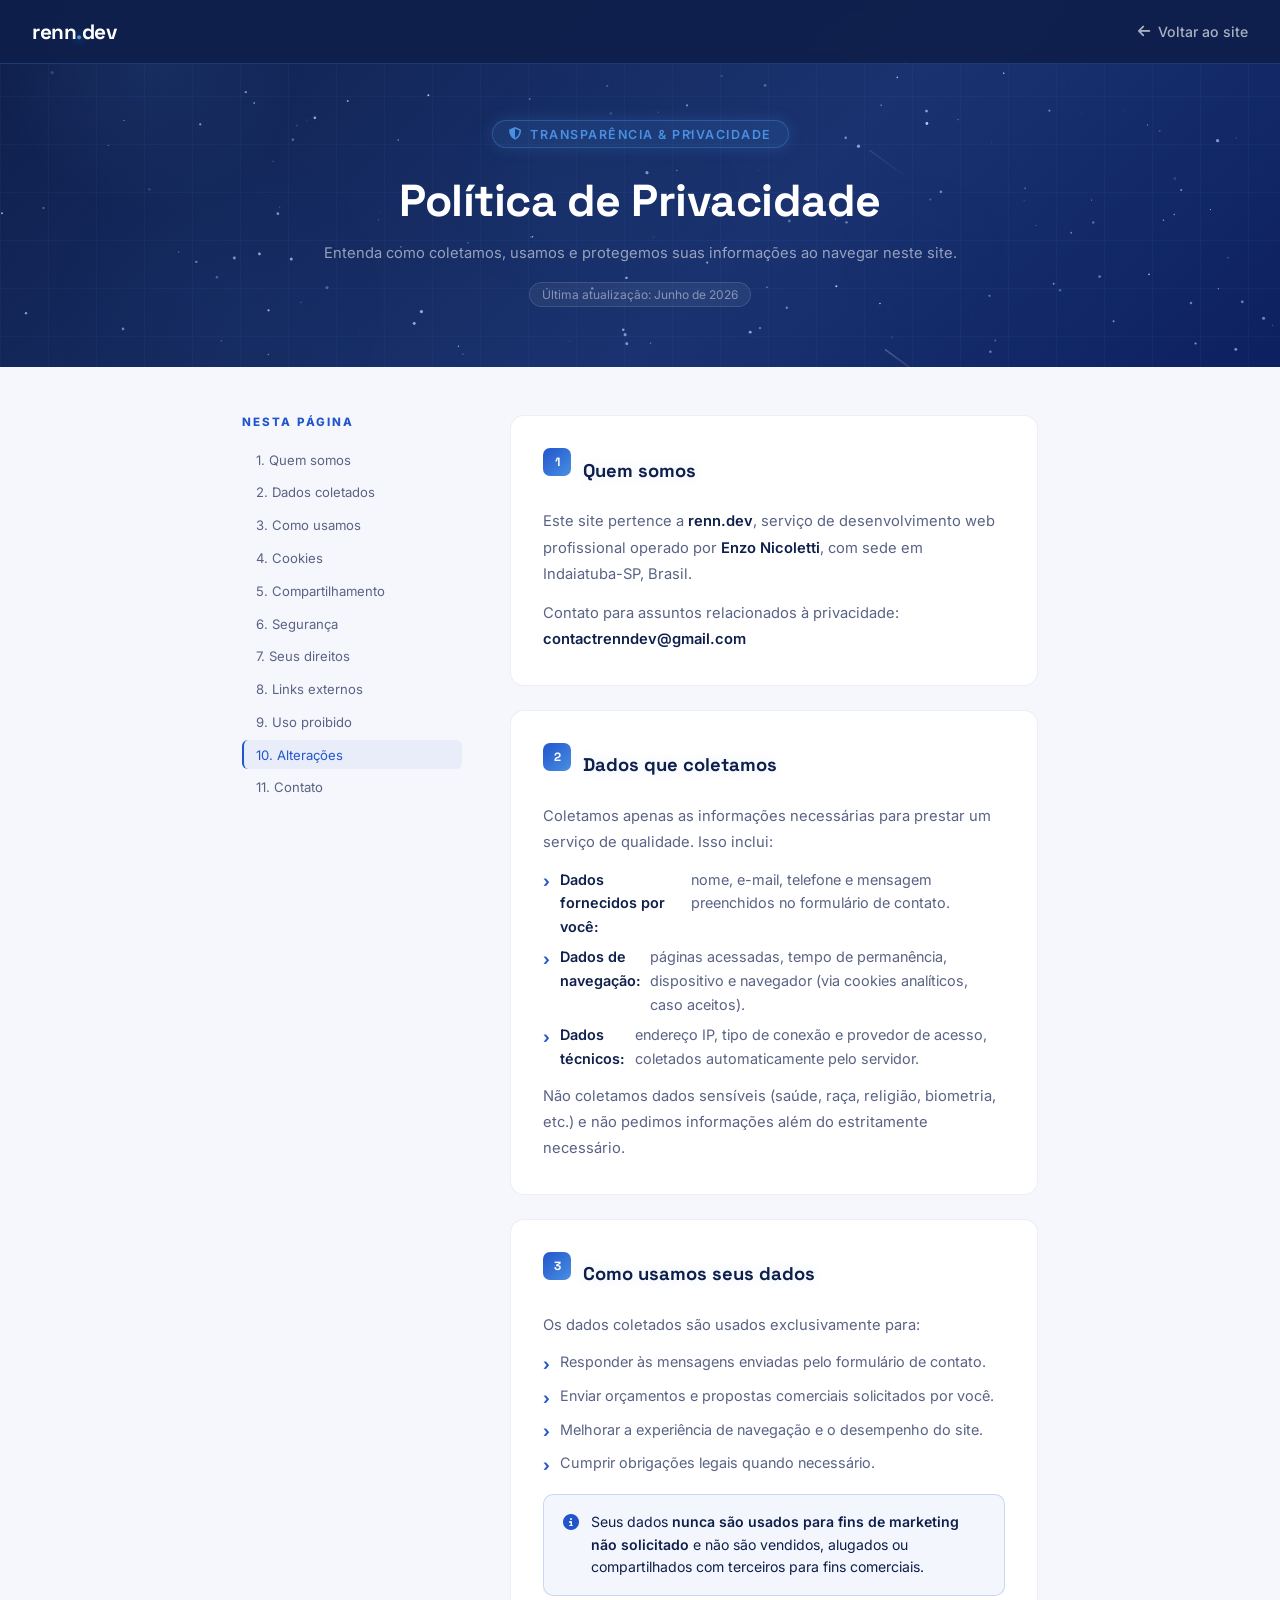
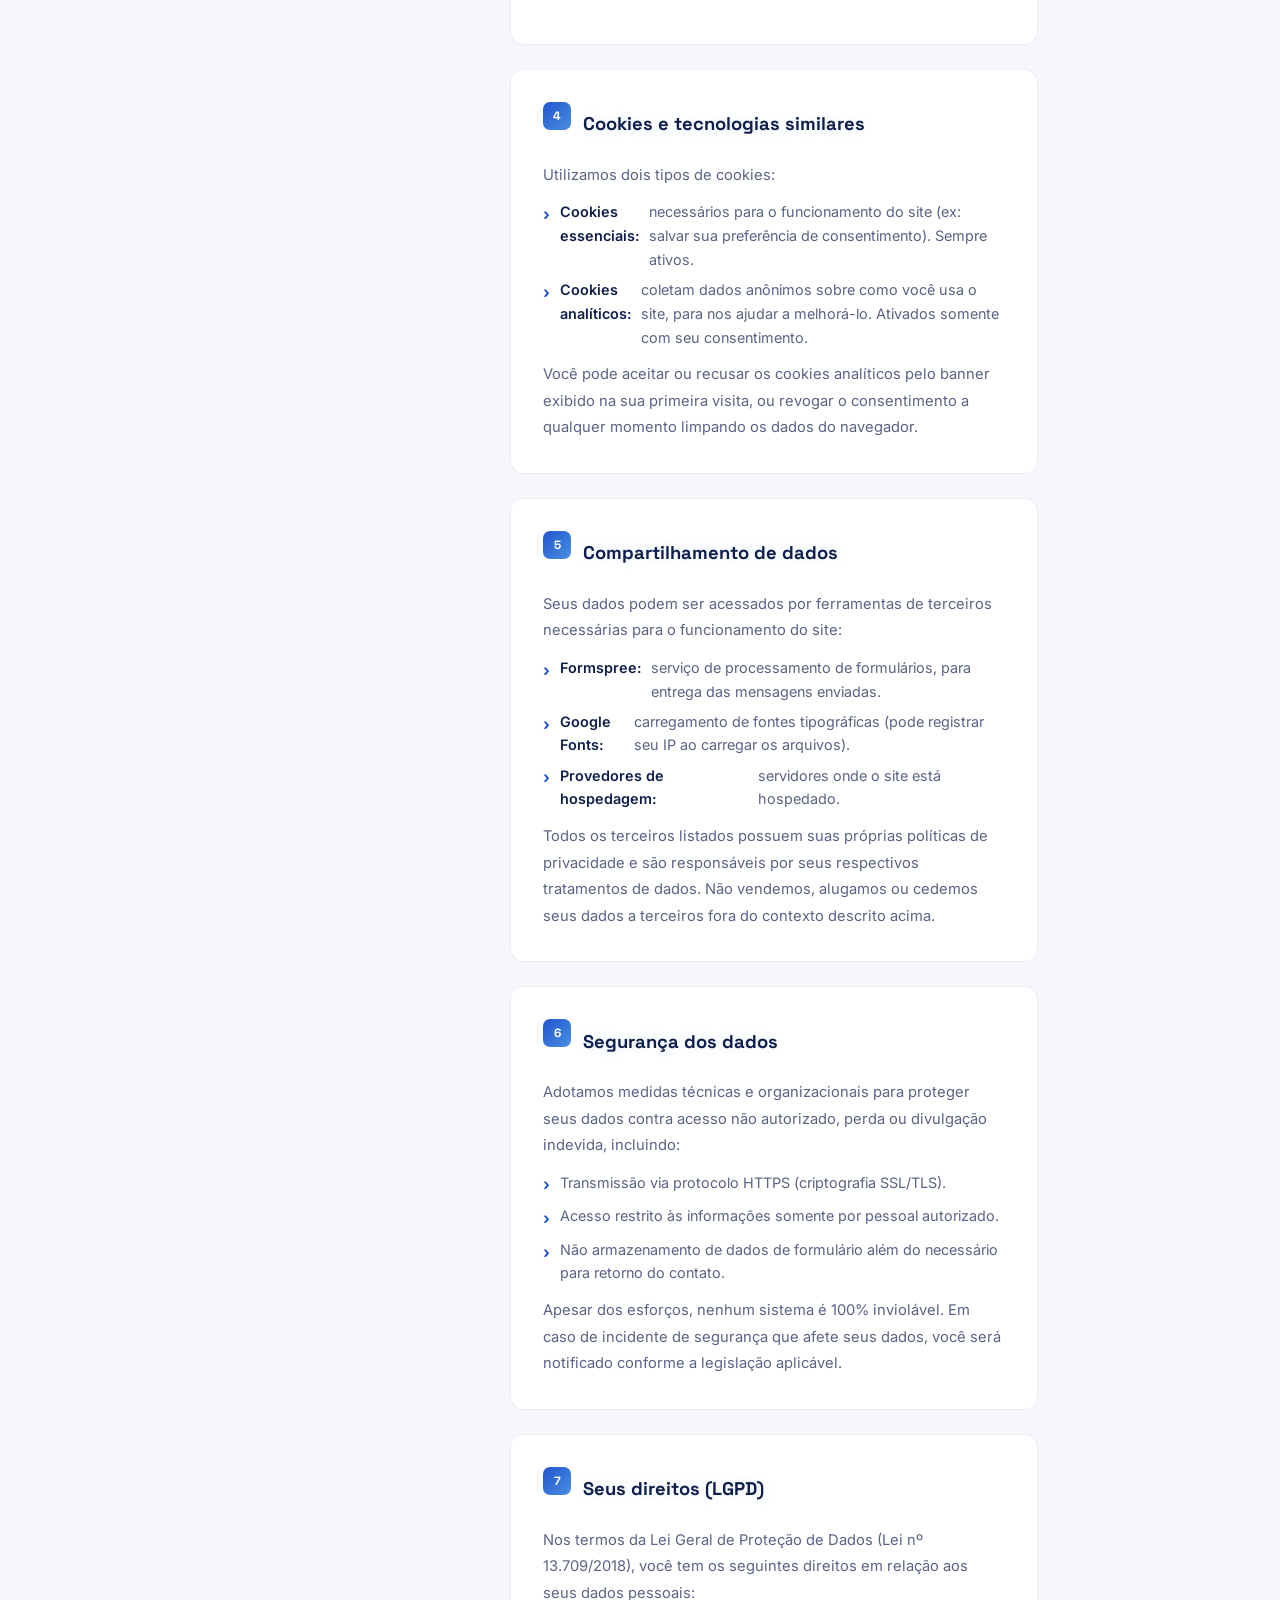
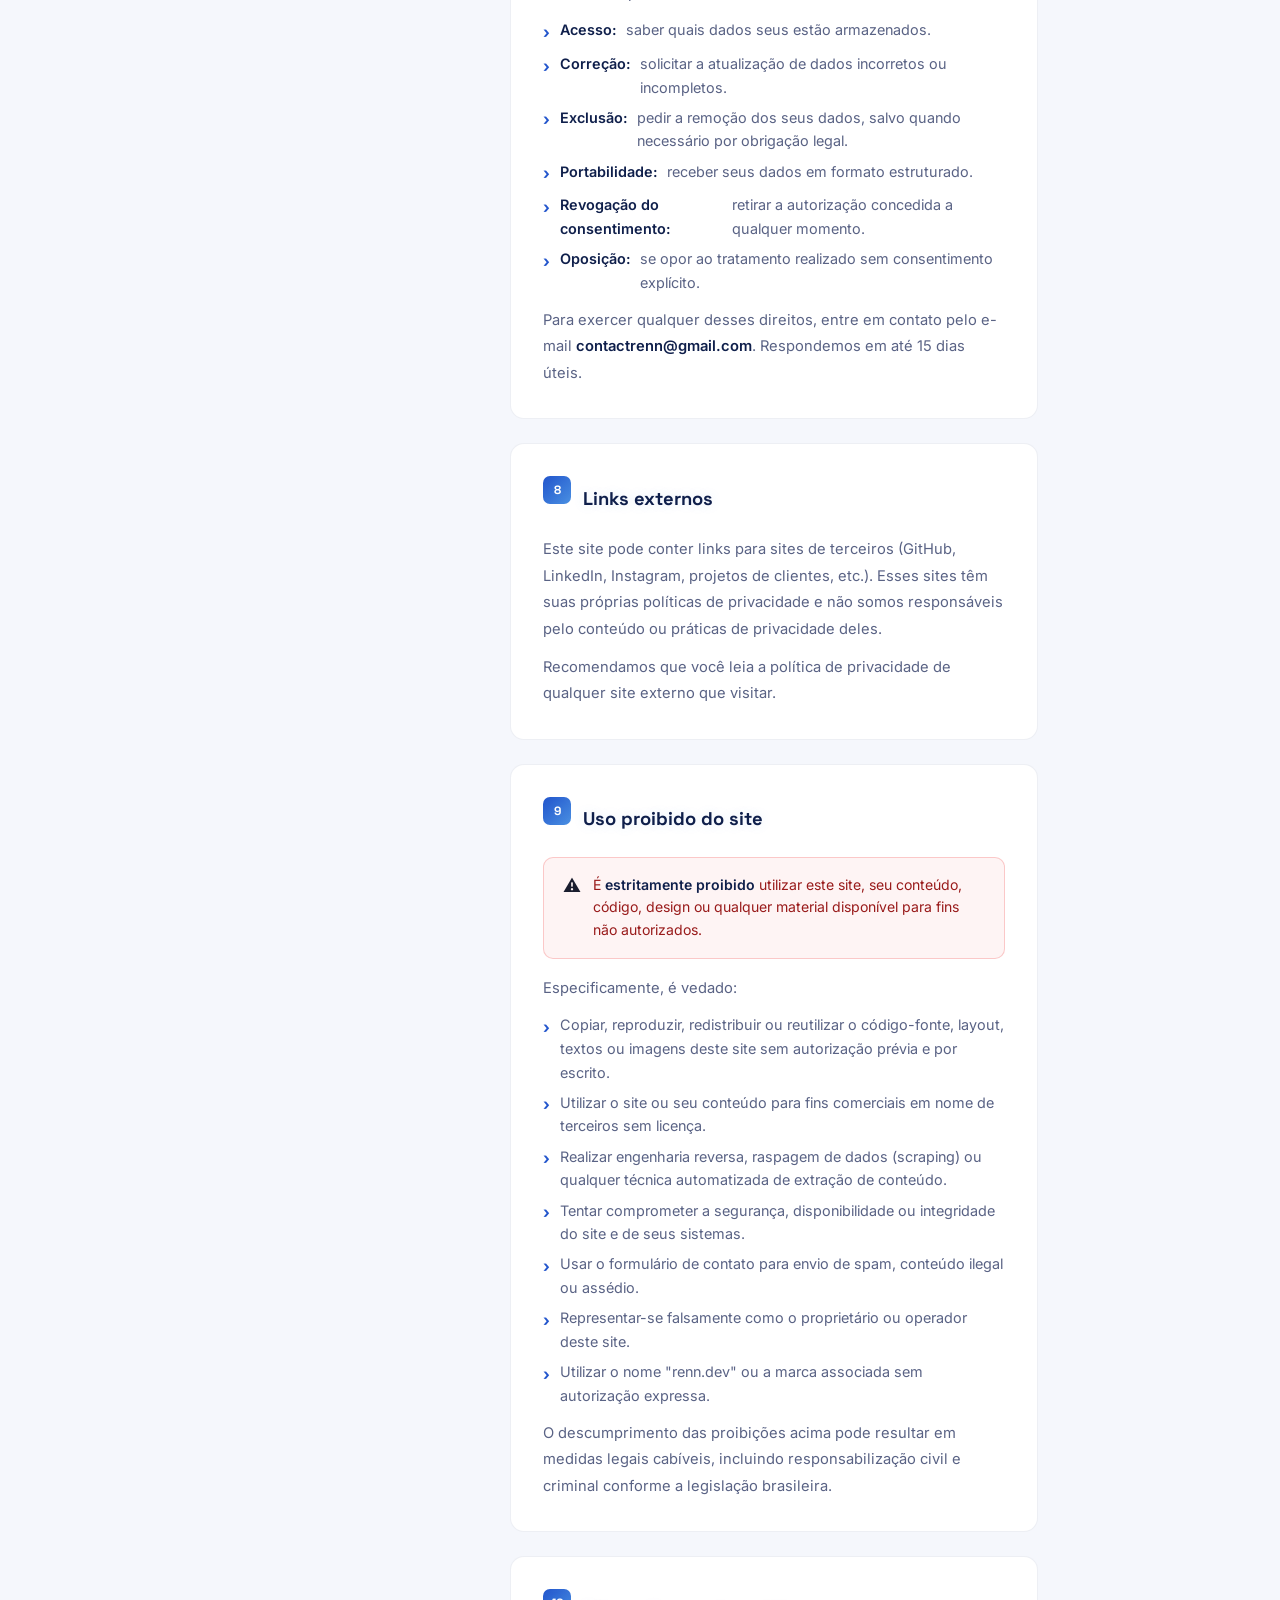
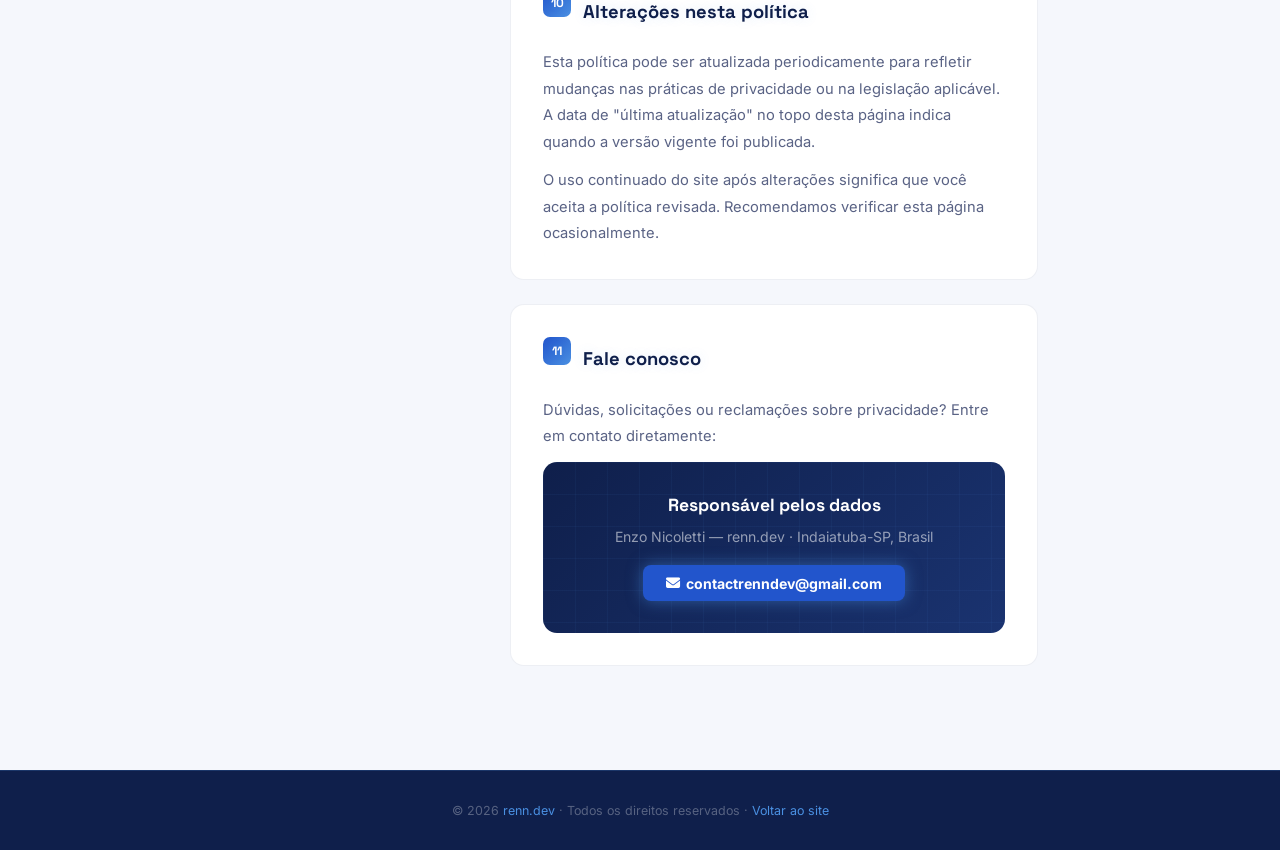
<file: politica-de-privacidade.html>
<!DOCTYPE html>
<html lang="pt-BR">
<head>
  <meta charset="UTF-8" />
  <meta name="viewport" content="width=device-width, initial-scale=1.0"/>
  <title>Política de Privacidade | renn.dev</title>
  <link rel="icon" type="image/png" sizes="192x192" href="logo-renn.png" />
  <link rel="apple-touch-icon" href="logo-renn.png" />
  <link href="https://fonts.googleapis.com/css2?family=Inter:wght@300;400;500;600;700;800&family=Space+Grotesk:wght@400;500;700&display=swap" rel="stylesheet"/>
  <link rel="stylesheet" href="https://cdnjs.cloudflare.com/ajax/libs/font-awesome/6.5.0/css/all.min.css"/>

  <style>
    *, *::before, *::after { box-sizing: border-box; margin: 0; padding: 0; }

    :root {
      --navy:       #0f1f4b;
      --navy-mid:   #1a3370;
      --blue:       #2255cc;
      --blue-light: #3a7bd5;
      --glow:       #4a90e2;
      --white:      #ffffff;
      --offwhite:   #f5f7fc;
      --text:       #1a1d2e;
      --muted:      #5a6385;
    }

    html { scroll-behavior: smooth; }
    body {
      font-family: 'Inter', sans-serif;
      background: var(--offwhite);
      color: var(--text);
      overflow-x: hidden;
    }

    /* NAV */
    .main-nav {
      position: fixed;
      top: 0;
      left: 0;
      width: 100%;
      z-index: 100;
      background: rgba(15,31,75,0.92);
      backdrop-filter: blur(18px);
      -webkit-backdrop-filter: blur(18px);
      border-bottom: 1px solid rgba(74,144,226,0.25);
      padding: 0 2rem;
      display: flex;
      align-items: center;
      justify-content: space-between;
      height: 64px;
}
    .nav-logo {
      font-family: 'Space Grotesk', sans-serif;
      font-size: 1.3rem; font-weight: 700;
      color: var(--white); letter-spacing: -0.5px;
      text-decoration: none;
    }
    .nav-logo span { color: var(--glow); text-shadow: 0 0 10px var(--glow); }
    .nav-back {
      display: flex; align-items: center; gap: .5rem;
      color: rgba(255,255,255,0.65); font-size: .88rem; font-weight: 500;
      text-decoration: none; transition: color .2s;
    }
    .nav-back:hover { color: var(--glow); }

    /* HERO */
    .policy-hero {
      background: linear-gradient(135deg, var(--navy) 0%, var(--navy-mid) 60%, #0d2060 100%);
      padding: 120px 2rem 60px;
      position: relative; overflow: hidden;
      text-align: center;
    }
    .policy-hero::before {
      content: ''; position: absolute; inset: 0; z-index: 0;
      background-image:
        linear-gradient(rgba(74,144,226,0.06) 1px, transparent 1px),
        linear-gradient(90deg, rgba(74,144,226,0.06) 1px, transparent 1px);
      background-size: 48px 48px;
    }
    .hero-canvas {
      position: absolute; inset: 0;
      width: 100%; height: 100%;
      pointer-events: none; z-index: 0;
    }
    .policy-hero-content {
      position: relative; z-index: 2; max-width: 700px; margin: 0 auto;
    }
    .policy-badge {
      display: inline-flex; align-items: center; gap: .5rem;
      background: rgba(74,144,226,0.12);
      border: 1px solid rgba(74,144,226,0.35);
      color: var(--glow);
      font-size: .78rem; font-weight: 600;
      letter-spacing: 1.5px; text-transform: uppercase;
      padding: .35rem 1rem; border-radius: 20px;
      margin-bottom: 1.5rem;
      box-shadow: 0 0 16px rgba(74,144,226,0.2);
    }
    .policy-hero h1 {
      font-family: 'Space Grotesk', sans-serif;
      font-size: clamp(1.8rem, 4vw, 2.8rem);
      font-weight: 700; color: var(--white);
      margin-bottom: .75rem; letter-spacing: -0.5px;
    }
    .policy-hero p {
      color: rgba(255,255,255,0.55);
      font-size: .92rem; line-height: 1.7;
    }
    .update-badge {
      display: inline-block;
      margin-top: 1rem;
      background: rgba(255,255,255,0.06);
      border: 1px solid rgba(255,255,255,0.12);
      color: rgba(255,255,255,0.45);
      font-size: .75rem; padding: .25rem .75rem; border-radius: 20px;
    }

    /* LAYOUT */
    .policy-layout {
      max-width: 860px; margin: 0 auto;
      padding: 3rem 2rem 5rem;
      display: grid; grid-template-columns: 220px 1fr; gap: 3rem;
      align-items: start;
    }

    /* SIDEBAR */
    .policy-sidebar {
      position: sticky; top: 84px;
      /* garante que nunca ultrapasse a coluna reservada */
      overflow: hidden;
    }
    .sidebar-title {
      font-size: .72rem; font-weight: 780; letter-spacing: 2px;
      text-transform: uppercase; color: var(--blue);
      margin-bottom: 1rem;
    }
    .sidebar-nav { display: flex; flex-direction: column; gap: .25rem; }
    .sidebar-nav a {
      display: block; padding: .4rem .75rem;
      font-size: .82rem; color: var(--muted);
      text-decoration: none; border-radius: 6px;
      border-left: 2px solid transparent;
      transition: all .2s;
    }
    .sidebar-nav a:hover,
    .sidebar-nav a.active {
      color: var(--blue);
      border-left-color: var(--blue);
      background: rgba(34,85,204,0.06);
    }

    /* CONTENT */
    .policy-content { min-width: 0; }

    .policy-section {
      background: var(--white);
      border: 1px solid rgba(26,51,112,0.08);
      border-radius: 14px; padding: 2rem;
      margin-bottom: 1.5rem;
      scroll-margin-top: 84px;
    }
    .policy-section-num {
      display: inline-flex; align-items: center; justify-content: center;
      width: 28px; height: 28px; border-radius: 7px;
      background: linear-gradient(135deg, var(--blue), var(--glow));
      color: var(--white); font-size: .75rem; font-weight: 700;
      margin-bottom: 1rem; flex-shrink: 0;
    }
    .policy-section h2 {
      font-family: 'Space Grotesk', sans-serif;
      font-size: 1.15rem; font-weight: 700; color: var(--navy);
      margin-bottom: 1rem;
      text-shadow: 0 0 12px rgba(74,144,226,0.15);
      display: flex; align-items: center; gap: .75rem;
    }
    .policy-section p {
      color: var(--muted); font-size: .92rem; line-height: 1.8;
      margin-bottom: .75rem;
    }
    .policy-section p:last-child { margin-bottom: 0; }
    .policy-section ul {
      list-style: none; margin: .5rem 0 .75rem;
      display: flex; flex-direction: column; gap: .4rem;
    }
    .policy-section ul li {
      display: flex; align-items: flex-start; gap: .6rem;
      color: var(--muted); font-size: .9rem; line-height: 1.65;
    }
    .policy-section ul li::before {
      content: '›';
      color: var(--blue); font-weight: 700; font-size: 1rem;
      flex-shrink: 0; margin-top: .05rem;
    }
    .policy-section strong { color: var(--navy); font-weight: 600; }

    /* Warning box */
    .policy-warn {
      background: rgba(239,68,68,0.06);
      border: 1px solid rgba(239,68,68,0.25);
      border-radius: 10px; padding: 1rem 1.2rem;
      display: flex; gap: .75rem; align-items: flex-start;
      margin: 1rem 0;
    }
    .policy-warn-icon { font-size: 1.1rem; flex-shrink: 0; margin-top: .05rem; }
    .policy-warn p { color: #991b1b; font-size: .88rem; line-height: 1.6; margin: 0; }

    /* Info box */
    .policy-info {
      background: rgba(34,85,204,0.05);
      border: 1px solid rgba(34,85,204,0.2);
      border-radius: 10px; padding: 1rem 1.2rem;
      display: flex; gap: .75rem; align-items: flex-start;
      margin: 1rem 0;
    }
    .policy-info-icon { font-size: 1rem; flex-shrink: 0; margin-top: .05rem; color: var(--blue); }
    .policy-info p { color: var(--navy); font-size: .88rem; line-height: 1.6; margin: 0; }

    /* Contact box */
    .policy-contact-box {
      background: linear-gradient(135deg, var(--navy), var(--navy-mid));
      border-radius: 14px; padding: 2rem;
      text-align: center; position: relative; overflow: hidden;
    }
    .policy-contact-box::before {
      content: ''; position: absolute; inset: 0;
      background-image:
        linear-gradient(rgba(74,144,226,0.06) 1px, transparent 1px),
        linear-gradient(90deg, rgba(74,144,226,0.06) 1px, transparent 1px);
      background-size: 32px 32px;
    }
    .policy-contact-box h3 {
      font-family: 'Space Grotesk', sans-serif;
      color: var(--white); font-size: 1.1rem;
      margin-bottom: .5rem; position: relative; z-index: 1;
    }
    .policy-contact-box p {
      color: rgba(255,255,255,0.55); font-size: .88rem;
      margin-bottom: 1rem; position: relative; z-index: 1;
    }
    .policy-contact-box a {
      display: inline-flex; align-items: center; gap: .4rem;
      padding: .6rem 1.4rem;
      background: var(--blue); color: var(--white);
      font-weight: 700; font-size: .88rem;
      border-radius: 8px; text-decoration: none;
      box-shadow: 0 0 16px rgba(74,144,226,0.5);
      transition: all .2s; position: relative; z-index: 1;
    }
    .policy-contact-box a:hover { background: var(--glow); box-shadow: 0 0 24px rgba(74,144,226,0.8); }

    /* FOOTER */
    .policy-footer {
      background: var(--navy);
      border-top: 1px solid rgba(74,144,226,0.2);
      text-align: center; padding: 2rem;
      color: rgba(255,255,255,0.3); font-size: .78rem;
    }
    .policy-footer a { color: var(--glow); text-decoration: none; }
    .policy-footer a:hover { text-decoration: underline; }

    /* RESPONSIVE */
    @media (max-width: 768px) {
      .policy-layout {
        grid-template-columns: 1fr !important;
        grid-template-areas: "content";
        padding: 1.5rem 1rem 3rem;
        gap: 0;
      }
      .policy-sidebar {
        display: none !important;
        visibility: hidden;
        width: 0;
        overflow: hidden;
      }
      .policy-content {
        grid-column: 1 / -1;
        width: 100%;
      }
      .policy-section {
        padding: 1.4rem;
      }
    }
  </style>
</head>
<body>

<!-- NAV -->
<nav class="main-nav">
  <a href="index.html" class="nav-logo">renn<span>.</span>dev</a>
  <a href="index.html" class="nav-back">
    <i class="fa-solid fa-arrow-left"></i> Voltar ao site
  </a>
</nav>

<!-- HERO -->
<div class="policy-hero">
  <canvas class="hero-canvas" id="galaxy-hero"></canvas>
  <div class="policy-hero-content">
    <div class="policy-badge"><i class="fa-solid fa-shield-halved"></i> Transparência & Privacidade</div>
    <h1>Política de Privacidade</h1>
    <p>Entenda como coletamos, usamos e protegemos suas informações ao navegar neste site.</p>
    <div class="update-badge">Última atualização: Junho de 2026</div>
  </div>
</div>

<!-- LAYOUT -->
<div class="policy-layout">

  <!-- SIDEBAR -->
  <aside class="policy-sidebar">
    <div class="sidebar-title">Nesta página</div>
    <nav class="sidebar-nav">
      <a href="#s1">1. Quem somos</a>
      <a href="#s2">2. Dados coletados</a>
      <a href="#s3">3. Como usamos</a>
      <a href="#s4">4. Cookies</a>
      <a href="#s5">5. Compartilhamento</a>
      <a href="#s6">6. Segurança</a>
      <a href="#s7">7. Seus direitos</a>
      <a href="#s8">8. Links externos</a>
      <a href="#s9">9. Uso proibido</a>
      <a href="#s10">10. Alterações</a>
      <a href="#s11">11. Contato</a>
    </nav>
  </aside>

  <!-- CONTENT -->
  <main class="policy-content">

    <div class="policy-section" id="s1">
      <h2><span class="policy-section-num">1</span> Quem somos</h2>
      <p>Este site pertence a <strong>renn.dev</strong>, serviço de desenvolvimento web profissional operado por <strong>Enzo Nicoletti</strong>, com sede em Indaiatuba-SP, Brasil.</p>
      <p>Contato para assuntos relacionados à privacidade: <strong>contactrenndev@gmail.com</strong></p>
    </div>

    <div class="policy-section" id="s2">
      <h2><span class="policy-section-num">2</span> Dados que coletamos</h2>
      <p>Coletamos apenas as informações necessárias para prestar um serviço de qualidade. Isso inclui:</p>
      <ul>
        <li><strong>Dados fornecidos por você:</strong> nome, e-mail, telefone e mensagem preenchidos no formulário de contato.</li>
        <li><strong>Dados de navegação:</strong> páginas acessadas, tempo de permanência, dispositivo e navegador (via cookies analíticos, caso aceitos).</li>
        <li><strong>Dados técnicos:</strong> endereço IP, tipo de conexão e provedor de acesso, coletados automaticamente pelo servidor.</li>
      </ul>
      <p>Não coletamos dados sensíveis (saúde, raça, religião, biometria, etc.) e não pedimos informações além do estritamente necessário.</p>
    </div>

    <div class="policy-section" id="s3">
      <h2><span class="policy-section-num">3</span> Como usamos seus dados</h2>
      <p>Os dados coletados são usados exclusivamente para:</p>
      <ul>
        <li>Responder às mensagens enviadas pelo formulário de contato.</li>
        <li>Enviar orçamentos e propostas comerciais solicitados por você.</li>
        <li>Melhorar a experiência de navegação e o desempenho do site.</li>
        <li>Cumprir obrigações legais quando necessário.</li>
      </ul>
      <div class="policy-info">
        <span class="policy-info-icon"><i class="fa-solid fa-circle-info"></i></span>
        <p>Seus dados <strong>nunca são usados para fins de marketing não solicitado</strong> e não são vendidos, alugados ou compartilhados com terceiros para fins comerciais.</p>
      </div>
    </div>

    <div class="policy-section" id="s4">
      <h2><span class="policy-section-num">4</span> Cookies e tecnologias similares</h2>
      <p>Utilizamos dois tipos de cookies:</p>
      <ul>
        <li><strong>Cookies essenciais:</strong> necessários para o funcionamento do site (ex: salvar sua preferência de consentimento). Sempre ativos.</li>
        <li><strong>Cookies analíticos:</strong> coletam dados anônimos sobre como você usa o site, para nos ajudar a melhorá-lo. Ativados somente com seu consentimento.</li>
      </ul>
      <p>Você pode aceitar ou recusar os cookies analíticos pelo banner exibido na sua primeira visita, ou revogar o consentimento a qualquer momento limpando os dados do navegador.</p>
    </div>

    <div class="policy-section" id="s5">
      <h2><span class="policy-section-num">5</span> Compartilhamento de dados</h2>
      <p>Seus dados podem ser acessados por ferramentas de terceiros necessárias para o funcionamento do site:</p>
      <ul>
        <li><strong>Formspree:</strong> serviço de processamento de formulários, para entrega das mensagens enviadas.</li>
        <li><strong>Google Fonts:</strong> carregamento de fontes tipográficas (pode registrar seu IP ao carregar os arquivos).</li>
        <li><strong>Provedores de hospedagem:</strong> servidores onde o site está hospedado.</li>
      </ul>
      <p>Todos os terceiros listados possuem suas próprias políticas de privacidade e são responsáveis por seus respectivos tratamentos de dados. Não vendemos, alugamos ou cedemos seus dados a terceiros fora do contexto descrito acima.</p>
    </div>

    <div class="policy-section" id="s6">
      <h2><span class="policy-section-num">6</span> Segurança dos dados</h2>
      <p>Adotamos medidas técnicas e organizacionais para proteger seus dados contra acesso não autorizado, perda ou divulgação indevida, incluindo:</p>
      <ul>
        <li>Transmissão via protocolo HTTPS (criptografia SSL/TLS).</li>
        <li>Acesso restrito às informações somente por pessoal autorizado.</li>
        <li>Não armazenamento de dados de formulário além do necessário para retorno do contato.</li>
      </ul>
      <p>Apesar dos esforços, nenhum sistema é 100% inviolável. Em caso de incidente de segurança que afete seus dados, você será notificado conforme a legislação aplicável.</p>
    </div>

    <div class="policy-section" id="s7">
      <h2><span class="policy-section-num">7</span> Seus direitos (LGPD)</h2>
      <p>Nos termos da Lei Geral de Proteção de Dados (Lei nº 13.709/2018), você tem os seguintes direitos em relação aos seus dados pessoais:</p>
      <ul>
        <li><strong>Acesso:</strong> saber quais dados seus estão armazenados.</li>
        <li><strong>Correção:</strong> solicitar a atualização de dados incorretos ou incompletos.</li>
        <li><strong>Exclusão:</strong> pedir a remoção dos seus dados, salvo quando necessário por obrigação legal.</li>
        <li><strong>Portabilidade:</strong> receber seus dados em formato estruturado.</li>
        <li><strong>Revogação do consentimento:</strong> retirar a autorização concedida a qualquer momento.</li>
        <li><strong>Oposição:</strong> se opor ao tratamento realizado sem consentimento explícito.</li>
      </ul>
      <p>Para exercer qualquer desses direitos, entre em contato pelo e-mail <strong>contactrenn@gmail.com</strong>. Respondemos em até 15 dias úteis.</p>
    </div>

    <div class="policy-section" id="s8">
      <h2><span class="policy-section-num">8</span> Links externos</h2>
      <p>Este site pode conter links para sites de terceiros (GitHub, LinkedIn, Instagram, projetos de clientes, etc.). Esses sites têm suas próprias políticas de privacidade e não somos responsáveis pelo conteúdo ou práticas de privacidade deles.</p>
      <p>Recomendamos que você leia a política de privacidade de qualquer site externo que visitar.</p>
    </div>

    <div class="policy-section" id="s9">
      <h2><span class="policy-section-num">9</span> Uso proibido do site</h2>
      <div class="policy-warn">
        <span class="policy-warn-icon">⚠️</span>
        <p>É <strong>estritamente proibido</strong> utilizar este site, seu conteúdo, código, design ou qualquer material disponível para fins não autorizados.</p>
      </div>
      <p>Especificamente, é vedado:</p>
      <ul>
        <li>Copiar, reproduzir, redistribuir ou reutilizar o código-fonte, layout, textos ou imagens deste site sem autorização prévia e por escrito.</li>
        <li>Utilizar o site ou seu conteúdo para fins comerciais em nome de terceiros sem licença.</li>
        <li>Realizar engenharia reversa, raspagem de dados (scraping) ou qualquer técnica automatizada de extração de conteúdo.</li>
        <li>Tentar comprometer a segurança, disponibilidade ou integridade do site e de seus sistemas.</li>
        <li>Usar o formulário de contato para envio de spam, conteúdo ilegal ou assédio.</li>
        <li>Representar-se falsamente como o proprietário ou operador deste site.</li>
        <li>Utilizar o nome "renn.dev" ou a marca associada sem autorização expressa.</li>
      </ul>
      <p>O descumprimento das proibições acima pode resultar em medidas legais cabíveis, incluindo responsabilização civil e criminal conforme a legislação brasileira.</p>
    </div>

    <div class="policy-section" id="s10">
      <h2><span class="policy-section-num">10</span> Alterações nesta política</h2>
      <p>Esta política pode ser atualizada periodicamente para refletir mudanças nas práticas de privacidade ou na legislação aplicável. A data de "última atualização" no topo desta página indica quando a versão vigente foi publicada.</p>
      <p>O uso continuado do site após alterações significa que você aceita a política revisada. Recomendamos verificar esta página ocasionalmente.</p>
    </div>

    <div class="policy-section" id="s11">
      <h2><span class="policy-section-num">11</span> Fale conosco</h2>
      <p>Dúvidas, solicitações ou reclamações sobre privacidade? Entre em contato diretamente:</p>
      <div class="policy-contact-box">
        <h3>Responsável pelos dados</h3>
        <p>Enzo Nicoletti — renn.dev · Indaiatuba-SP, Brasil</p>
        <a href="mailto:contactrenndev@gmail.com">
          <i class="fa-solid fa-envelope"></i> contactrenndev@gmail.com
        </a>
      </div>
    </div>

  </main>
</div>

<!-- FOOTER -->
<div class="policy-footer">
  <p>© 2026 <a href="index.html">renn.dev</a> · Todos os direitos reservados ·
  <a href="index.html">Voltar ao site</a></p>
</div>

<script>
/* Galaxy canvas no hero */
function initGalaxy(canvasId, opts = {}) {
  const canvas = document.getElementById(canvasId);
  if (!canvas) return;
  const ctx = canvas.getContext('2d');
  const section = canvas.parentElement;
  let stars = [], nebula = [], shootingStars = [];
  const cfg = { starCount: opts.starCount||180, nebulaCount: opts.nebulaCount||6, shootingFreq: opts.shootingFreq||0.004 };

  function resize() { canvas.width = section.offsetWidth; canvas.height = section.offsetHeight; }
  function randomStar() { return { x:Math.random()*canvas.width, y:Math.random()*canvas.height, r:Math.random()*1.4+0.2, alpha:Math.random()*0.7+0.15, speed:Math.random()*0.004+0.001, phase:Math.random()*Math.PI*2 }; }
  function randomNebula() { const c=['rgba(74,144,226,','rgba(26,51,112,','rgba(58,123,213,','rgba(100,160,240,']; return { x:Math.random()*canvas.width, y:Math.random()*canvas.height, r:Math.random()*140+60, color:c[Math.floor(Math.random()*c.length)], alpha:Math.random()*0.07+0.02 }; }
  function init() { resize(); stars=Array.from({length:cfg.starCount},randomStar); nebula=Array.from({length:cfg.nebulaCount},randomNebula); }

  let t = 0;
  function draw() {
    ctx.clearRect(0,0,canvas.width,canvas.height);
    nebula.forEach(n=>{ const g=ctx.createRadialGradient(n.x,n.y,0,n.x,n.y,n.r); g.addColorStop(0,n.color+n.alpha+')'); g.addColorStop(1,n.color+'0)'); ctx.beginPath(); ctx.arc(n.x,n.y,n.r,0,Math.PI*2); ctx.fillStyle=g; ctx.fill(); });
    stars.forEach(s=>{ const p=s.alpha+Math.sin(t*s.speed+s.phase)*0.18; ctx.beginPath(); ctx.arc(s.x,s.y,s.r,0,Math.PI*2); ctx.fillStyle=`rgba(200,220,255,${Math.max(0,Math.min(1,p))})`; ctx.fill(); });
    if(Math.random()<cfg.shootingFreq){ shootingStars.push({x:Math.random()*canvas.width*.7,y:Math.random()*canvas.height*.4,len:Math.random()*80+40,speed:Math.random()*6+4,alpha:1,angle:Math.PI/5}); }
    shootingStars=shootingStars.filter(ss=>ss.alpha>0.02);
    shootingStars.forEach(ss=>{ const dx=Math.cos(ss.angle)*ss.len,dy=Math.sin(ss.angle)*ss.len,g2=ctx.createLinearGradient(ss.x,ss.y,ss.x+dx,ss.y+dy); g2.addColorStop(0,`rgba(255,255,255,${ss.alpha})`); g2.addColorStop(1,'rgba(255,255,255,0)'); ctx.beginPath(); ctx.moveTo(ss.x,ss.y); ctx.lineTo(ss.x+dx,ss.y+dy); ctx.strokeStyle=g2; ctx.lineWidth=1.5; ctx.stroke(); ss.x+=Math.cos(ss.angle)*ss.speed; ss.y+=Math.sin(ss.angle)*ss.speed; ss.alpha-=0.018; });
    t+=0.016; requestAnimationFrame(draw);
  }
  window.addEventListener('resize', ()=>{ resize(); nebula=Array.from({length:cfg.nebulaCount},randomNebula); });
  init(); draw();
}
initGalaxy('galaxy-hero', { starCount:160, nebulaCount:5, shootingFreq:0.004 });

/* Sidebar active link on scroll */
const sections = document.querySelectorAll('.policy-section');
const links = document.querySelectorAll('.sidebar-nav a');
const observer = new IntersectionObserver((entries) => {
  entries.forEach(e => {
    if (e.isIntersecting) {
      links.forEach(l => l.classList.remove('active'));
      const link = document.querySelector(`.sidebar-nav a[href="#${e.target.id}"]`);
      if (link) link.classList.add('active');
    }
  });
}, { rootMargin: '-20% 0px -70% 0px' });
sections.forEach(s => observer.observe(s));
</script>
</body>
</html>
</file>
